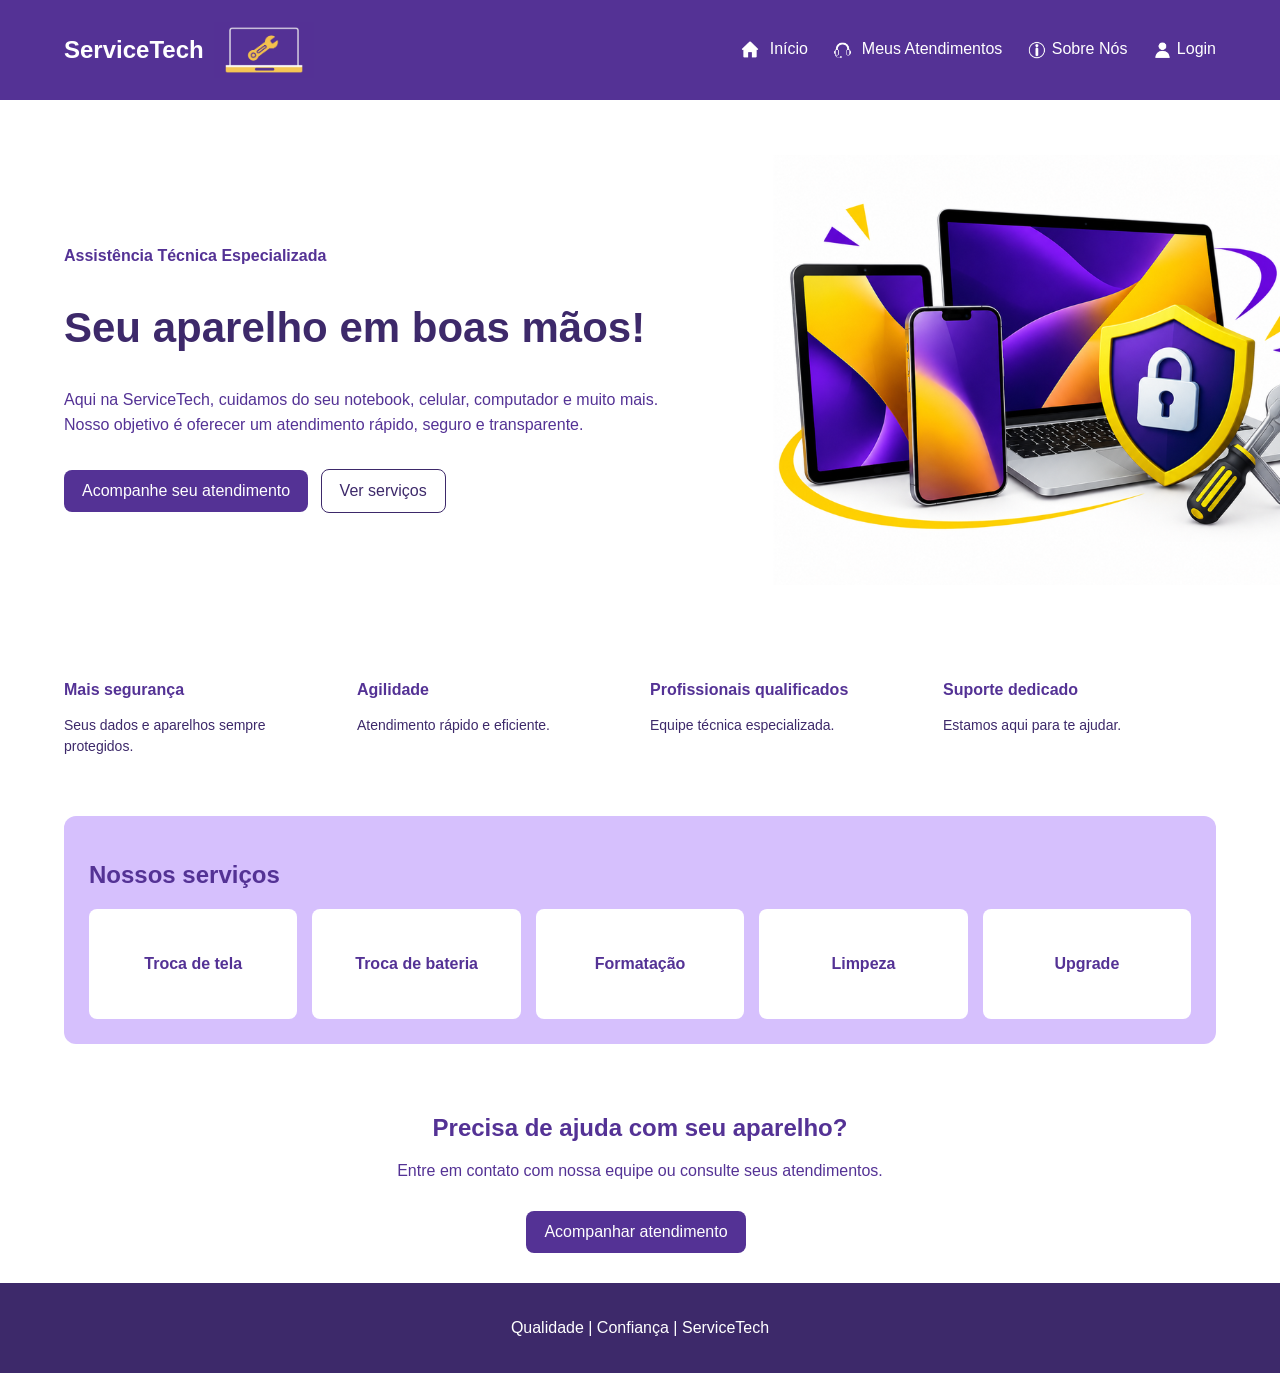
<file: pagina_inicial/index.html>
<html>
    <!--
    Projeto: Página inicial do sistema da assistência tecnica ServiceTech
    
    Autor: LIVIA RIBEIRO FREIXO
    Data: 20/10/2026 
    Curso: Ciências da Computação
    Instituição: UNIVERSIDADE BRAZ CUBAS
    -->
    <head>
        <meta charset="UTF-8">
        <title>ServiceTech</title>
        <link rel="stylesheet" href="style.css">
    </head>

    <body>

        <!-- MENU DA PAGINA INICIAL -------------------------------------------------------------------------------------------------------------------------------------
         (favor add link referencia no href refrente a pagina de atendimentos e a de Login)
         --->
        <header>
    <div class="logo">
        <h2>ServiceTech</h2>
        <img src="img/logo.jpg" alt="Logo ServiceTech">
    </div>

    <nav>

        <a href="index.html">
        <img src="img/inicio.png" alt=""> Início</a>
       
        <a href="">
        <img src="img/atendimento.png" alt=""> Meus Atendimentos</a>


        <a href="">
            <img src="img/sobre.png" alt="">Sobre Nós</a>

        <a href="">
            <img src="img/login.png" alt="">Login</a>
           
    </nav>
</header>
        
        <!-- Corpo da página ----------------------------------------------------------------------------------------------------------------------------------------
         (favor add link referencia no href refrente a página de atendimentos para que o botão funcione)
        -->
        
        <main>
            <section class="principal">
                <div class="texto-principal">
                    <p class="destaque">Assistência Técnica Especializada</p>
                    <h1>Seu aparelho em boas mãos!</h1>
                    <p>
                        Aqui na ServiceTech, cuidamos do seu notebook, celular,
                        computador e muito mais. Nosso objetivo é oferecer um
                        atendimento rápido, seguro e transparente.
                    </p>
                <!--Botão dentro dsa pagina que redireciona a pagina de Atendimentos-->
                    <a class="botao" href="...">Acompanhe seu atendimento</a>

                <!--Botão redireciona usuário para texto dentro da pagina-->
                    <a class="botao-secundario" href="#servicos">Ver serviços</a>
                </div>

                <!-- imagem principal -->
                <div class="imagem-principal">
                    <img src="img/imagem_principal.png" alt="Aparelhos eletrônicos">
                    
                </div>
            </section>

            <!--Texto Benefícios da ServiceTech------------------------------------------------------------------------------------------------------------------------------->
            <section class="beneficios">
                <div class="beneficio">
                    <h3>Mais segurança</h3>
                    <p>Seus dados e aparelhos sempre protegidos.</p>
                </div>

                <div class="beneficio">
                    <h3>Agilidade</h3>
                    <p>Atendimento rápido e eficiente.</p>
                </div>

                <div class="beneficio">
                    <h3>Profissionais qualificados</h3>
                    <p>Equipe técnica especializada.</p>
                </div>

                <div class="beneficio">
                    <h3>Suporte dedicado</h3>
                    <p>Estamos aqui para te ajudar.</p>
                </div>
            </section>

            <!-- Texto Serviços oferecidos----------------------------------------------------------------------------------------------------------------------------->
            <section class="servicos" id="servicos">
                <h2>Nossos serviços</h2>

                <div class="lista-servicos">
                    <div class="servico">
                        <!-- Adicione uma imagem de troca de tela aqui -->
                        <p>Troca de tela</p>
                    </div>

                    <div class="servico">
                        <!-- Adicione uma imagem de troca de bateria aqui -->
                        <p>Troca de bateria</p>
                    </div>

                    <div class="servico">
                        <!-- Adicione uma imagem de formatação aqui -->
                        <p>Formatação</p>
                    </div>

                    <div class="servico">
                        <!-- Adicione uma imagem de limpeza aqui -->
                        <p>Limpeza</p>
                    </div>

                    <div class="servico">
                        <!-- Adicione uma imagem de upgrade aqui -->
                        <p>Upgrade</p>
                    </div>
                </div>
            </section>

            <!-- Texto Chamada para atendimento----------------------------------------------------------------------------------------------------------->
            <section class="ajuda">
                <h2>Precisa de ajuda com seu aparelho?</h2>
                <p>Entre em contato com nossa equipe ou consulte seus atendimentos.</p>
                <a class="botao" href="">Acompanhar atendimento</a>
            </section>
        </main>

        <!-- Rodapé da página ----------------------------------------------------------------------------------------------------------------------------------->
        <footer>
            <p>Qualidade | Confiança | ServiceTech</p>
        </footer>

    </body>
</html>
</file>
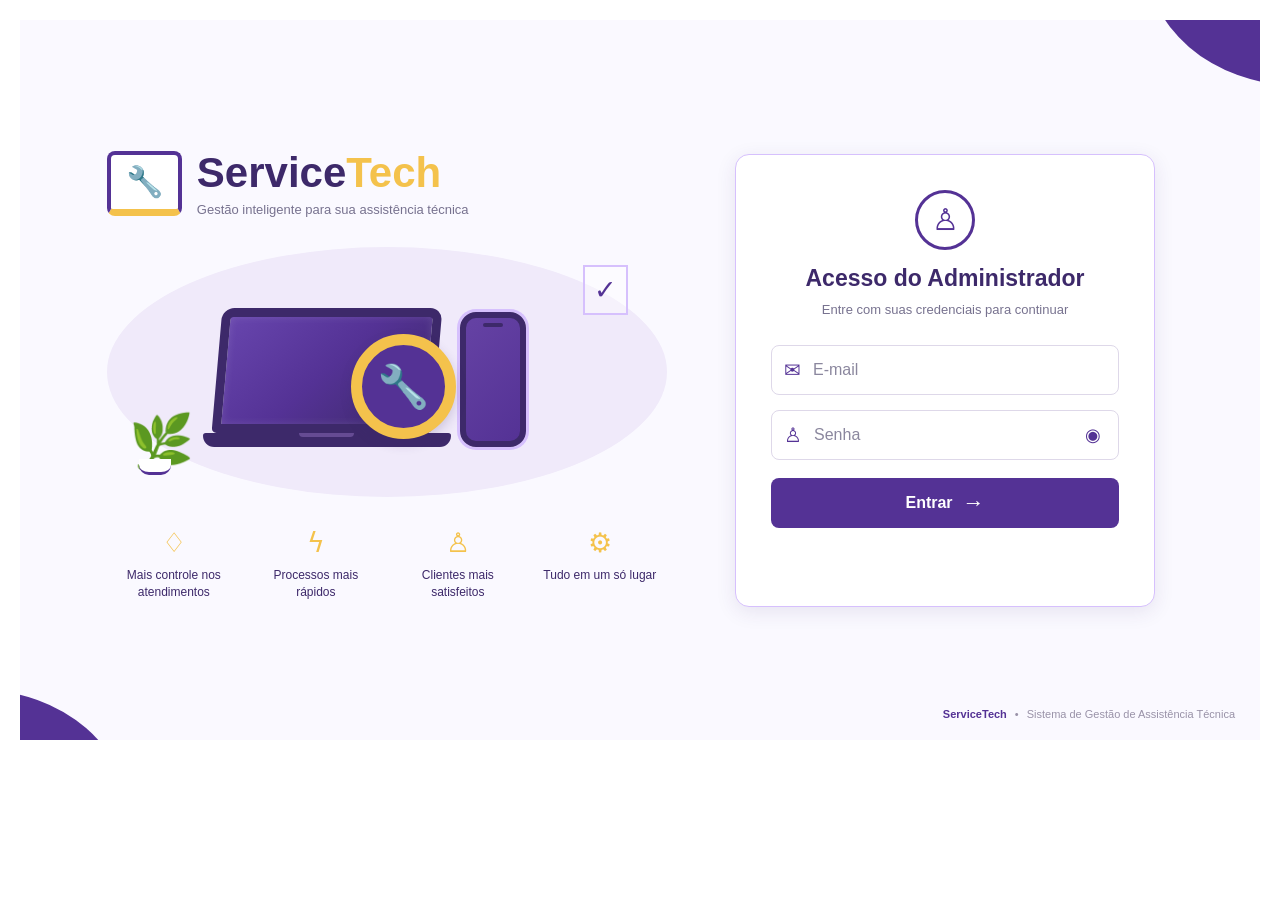
<file: ServiceTech_Tela_Login/index.html>
<!DOCTYPE html>
<html lang="pt-BR">
<head>
    <meta charset="UTF-8">
    <meta name="viewport" content="width=device-width, initial-scale=1.0">
    <title>ServiceTech | Acesso do Administrador</title>
    <link rel="stylesheet" href="style.css">
</head>
<body>
    <main class="pagina">
        <div class="decoracao decoracao-topo"></div>
        <div class="decoracao decoracao-baixo"></div>

        <section class="apresentacao">
            <div class="marca">
                <div class="icone-marca">🔧</div>
                <div>
                    <h1>Service<span>Tech</span></h1>
                    <p id="subtitulo-marca">Gestão inteligente para sua assistência técnica</p>
                </div>
            </div>

            <div class="ilustracao">
                <div class="planta">🌿</div>
                <div class="equipamentos">
                    <div class="notebook">
                        <div class="tela-notebook"></div>
                        <div class="base-notebook"></div>
                    </div>
                    <div class="celular"></div>
                    <div class="engrenagem">🔧</div>
                </div>
                <div class="selo">✓</div>
            </div>

            <div class="beneficios" id="beneficios"></div>
        </section>

        <section class="area-login">
            <div class="cartao-login">
                <div class="icone-seguranca">♙</div>
                <h2 id="titulo-login">Acesso do Administrador</h2>
                <p id="texto-login">Entre com suas credenciais para continuar</p>

                <form id="form-login">
                    <div class="campo">
                        <span class="icone-campo">✉</span>
                        <input type="email" id="email" placeholder="E-mail" autocomplete="username" required>
                    </div>

                    <div class="campo">
                        <span class="icone-campo">♙</span>
                        <input type="password" id="senha" placeholder="Senha" autocomplete="current-password" required>
                        <button type="button" class="mostrar-senha" id="mostrar-senha" aria-label="Mostrar senha">◉</button>
                    </div>

                    <button type="submit" class="botao-entrar" id="botao-entrar">
                        <span id="texto-botao">Entrar</span>
                        <span class="seta">→</span>
                    </button>
                    <p id="mensagem" class="mensagem" aria-live="polite"></p>
                </form>
            </div>
        </section>

        <footer>
            <strong>ServiceTech</strong>
            <span>•</span>
            <span>Sistema de Gestão de Assistência Técnica</span>
        </footer>
    </main>
    <script src="script.js"></script>
</body>
</html>
</file>
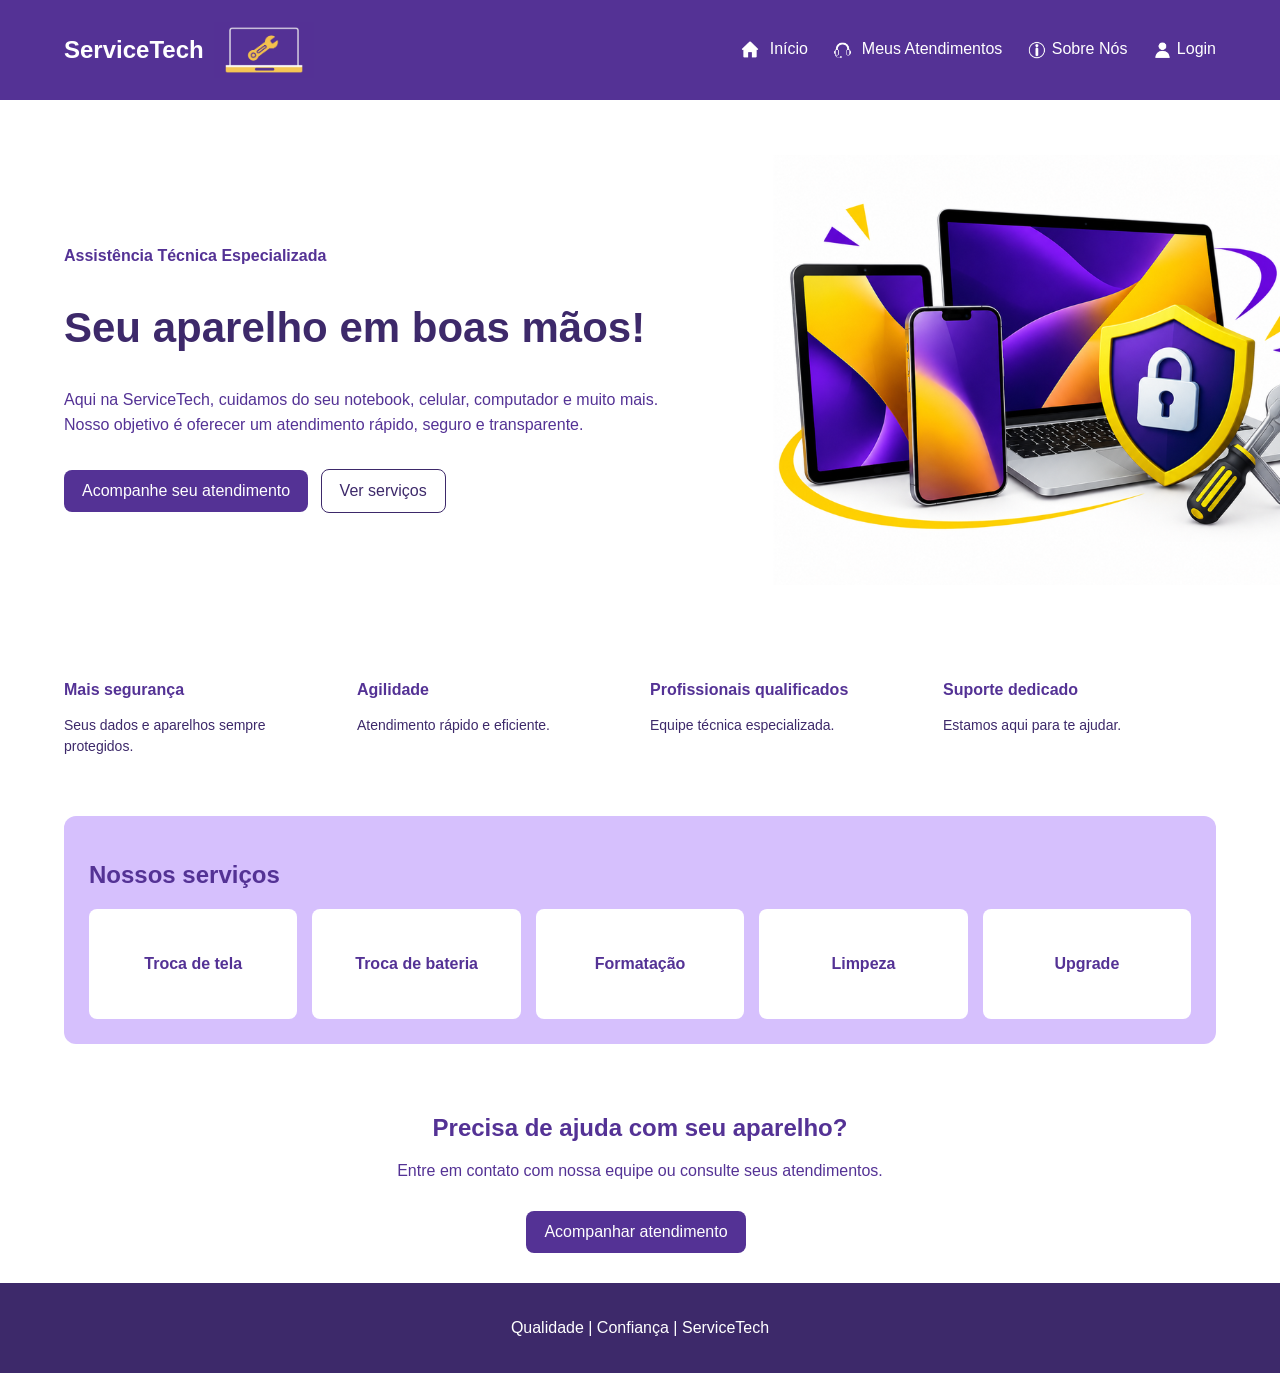
<file: Trabalho-dev-front-end/index.html>
<html>
    <!--
    Projeto: Página inicial do sistema da assistência tecnica ServiceTech
    
    Autor: LIVIA RIBEIRO FREIXO
    Data: 20/10/2026 
    Curso: Ciências da Computação
    Instituição: UNIVERSIDADE BRAZ CUBAS
    -->
    <head>
        <meta charset="UTF-8">
        <title>ServiceTech</title>
        <link rel="stylesheet" href="css/tela-inicial.css">
    </head>

    <body>

        <!-- MENU DA PAGINA INICIAL -------------------------------------------------------------------------------------------------------------------------------------
         (favor add link referencia no href refrente a pagina de atendimentos e a de Login)
         --->
        <header>
    <div class="logo">
        <h2>ServiceTech</h2>
        <img src="img/logo.jpg" alt="Logo ServiceTech">
    </div>

    <nav>

        <a href="index.html">
        <img src="img/inicio.png" alt=""> Início</a>
       
        <a href="painel-controle/painel-controle.html">
        <img src="img/atendimento.png" alt=""> Meus Atendimentos</a>


        <a href="#servicos">
            <img src="img/sobre.png" alt="">Sobre Nós</a>

        <a href="login/login.html">
            <img src="img/login.png" alt="">Login</a>
           
    </nav>
        </header>
        
        <!-- Corpo da página ----------------------------------------------------------------------------------------------------------------------------------------
         (favor add link referencia no href refrente a página de atendimentos para que o botão funcione)
        -->
        
        <main>
            <section class="principal">
                <div class="texto-principal">
                    <p class="destaque">Assistência Técnica Especializada</p>
                    <h1>Seu aparelho em boas mãos!</h1>
                    <p>
                        Aqui na ServiceTech, cuidamos do seu notebook, celular,
                        computador e muito mais. Nosso objetivo é oferecer um
                        atendimento rápido, seguro e transparente.
                    </p>
                <!--Botão dentro dsa pagina que redireciona a pagina de Atendimentos-->
                    <a class="botao" href="registro-status/registro-status.html">Acompanhe seu atendimento</a>

                <!--Botão redireciona usuário para texto dentro da pagina-->
                    <a class="botao-secundario" href="#servicos">Ver serviços</a>
                </div>

                <!-- imagem principal -->
                <div class="imagem-principal">
                    <img src="img/imagem_principal.png" alt="Aparelhos eletrônicos">
                    
                </div>
            </section>

            <!--Texto Benefícios da ServiceTech------------------------------------------------------------------------------------------------------------------------------->
            <section class="beneficios">
                <div class="beneficio">
                    <h3>Mais segurança</h3>
                    <p>Seus dados e aparelhos sempre protegidos.</p>
                </div>

                <div class="beneficio">
                    <h3>Agilidade</h3>
                    <p>Atendimento rápido e eficiente.</p>
                </div>

                <div class="beneficio">
                    <h3>Profissionais qualificados</h3>
                    <p>Equipe técnica especializada.</p>
                </div>

                <div class="beneficio">
                    <h3>Suporte dedicado</h3>
                    <p>Estamos aqui para te ajudar.</p>
                </div>
            </section>

            <!-- Texto Serviços oferecidos----------------------------------------------------------------------------------------------------------------------------->
            <section class="servicos" id="servicos">
                <h2>Nossos serviços</h2>

                <div class="lista-servicos">
                    <div class="servico">
                        <!-- Adicione uma imagem de troca de tela aqui -->
                        <p>Troca de tela</p>
                    </div>

                    <div class="servico">
                        <!-- Adicione uma imagem de troca de bateria aqui -->
                        <p>Troca de bateria</p>
                    </div>

                    <div class="servico">
                        <!-- Adicione uma imagem de formatação aqui -->
                        <p>Formatação</p>
                    </div>

                    <div class="servico">
                        <!-- Adicione uma imagem de limpeza aqui -->
                        <p>Limpeza</p>
                    </div>

                    <div class="servico">
                        <!-- Adicione uma imagem de upgrade aqui -->
                        <p>Upgrade</p>
                    </div>
                </div>
            </section>

            <!-- Texto Chamada para atendimento----------------------------------------------------------------------------------------------------------->
            <section class="ajuda">
                <h2>Precisa de ajuda com seu aparelho?</h2>
                <p>Entre em contato com nossa equipe ou consulte seus atendimentos.</p>
                <a class="botao" href="">Acompanhar atendimento</a>
            </section>
        </main>

        <!-- Rodapé da página ----------------------------------------------------------------------------------------------------------------------------------->
        <footer>
            <p>Qualidade | Confiança | ServiceTech</p>
        </footer>

    </body>
</html>
</file>
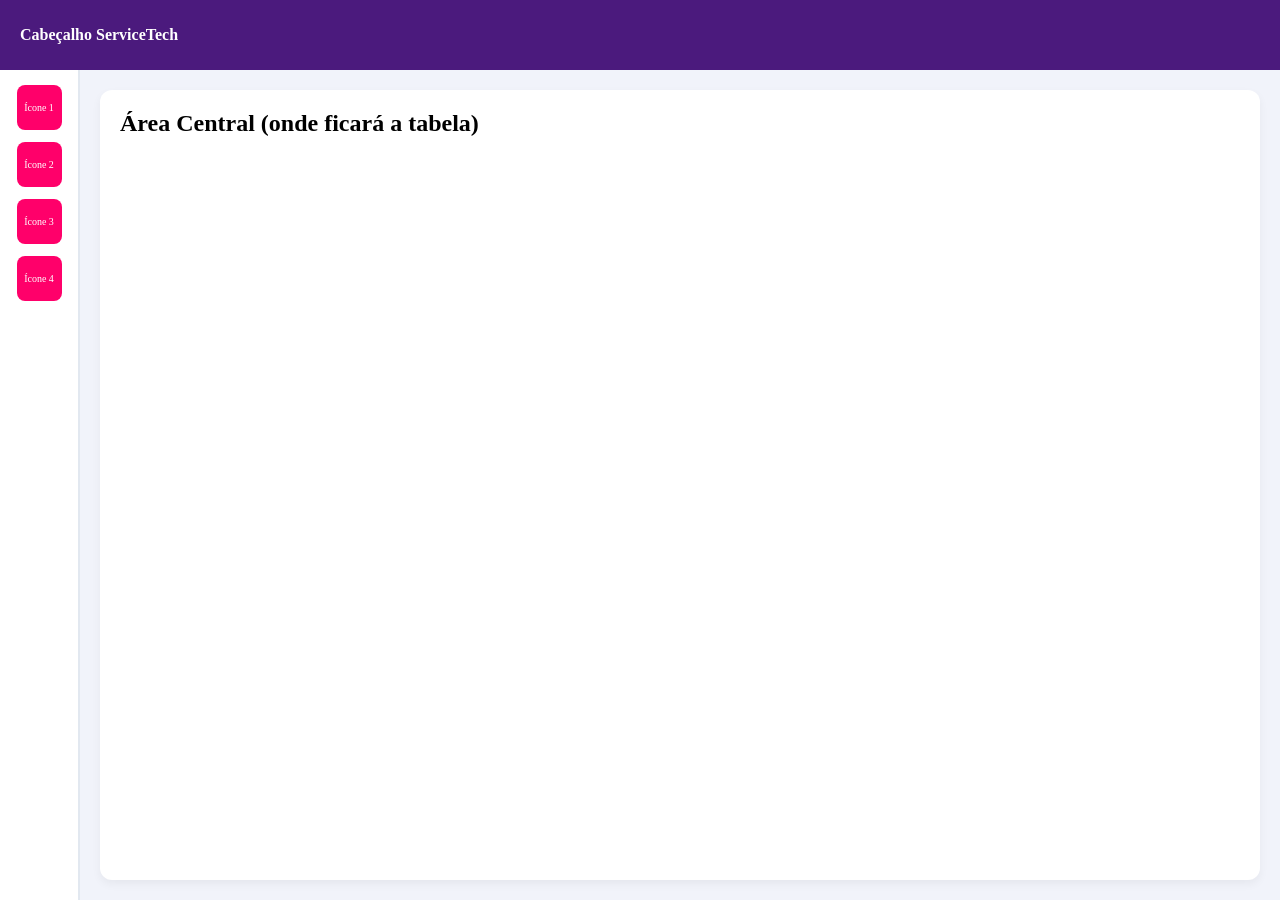
<file: pagina6/pagina6model.html>
<!DOCTYPE html>
<html lang="pt-br">
<head>
    <meta charset="UTF-8">
    <meta name="viewport" content="width=device-width, initial-scale=1.0">
    <title>ServiceTech - Painel</title>
    <link rel="stylesheet" href="cssmodel.css">
</head>
<body>

    <!-- Container geral que empilha cabeçalho em cima e o resto embaixo -->
    <div class="layout">
        
        <!-- 1. Cabeçalho no topo -->
        <header class="cabecalho"> 
            <p class="p">Cabeçalho ServiceTech</p> 
        </header>

        <!-- 2. Área inferior que divide em colunas (Menu + Miolo) -->
        <div class="layout2">
            
            <!-- Barra lateral -->
            <aside class="barra-lateral">
                <!-- Caixas mock dos ícones para você localizar fácil -->
                <div class="mock-icone">Ícone 1</div>
                <div class="mock-icone">Ícone 2</div>
                <div class="mock-icone">Ícone 3</div>
                <div class="mock-icone">Ícone 4</div>
            </aside>

            <!-- Área de fundo onde fica o miolo -->
            <main class="pai">
                <!-- Nova div central (o cartão branco onde entrará a tabela) -->
                <div class="card-central">
                    <h2>Área Central (onde ficará a tabela)</h2>
                </div>
            </main>

        </div>
    </div>

</body>
</html>
</file>
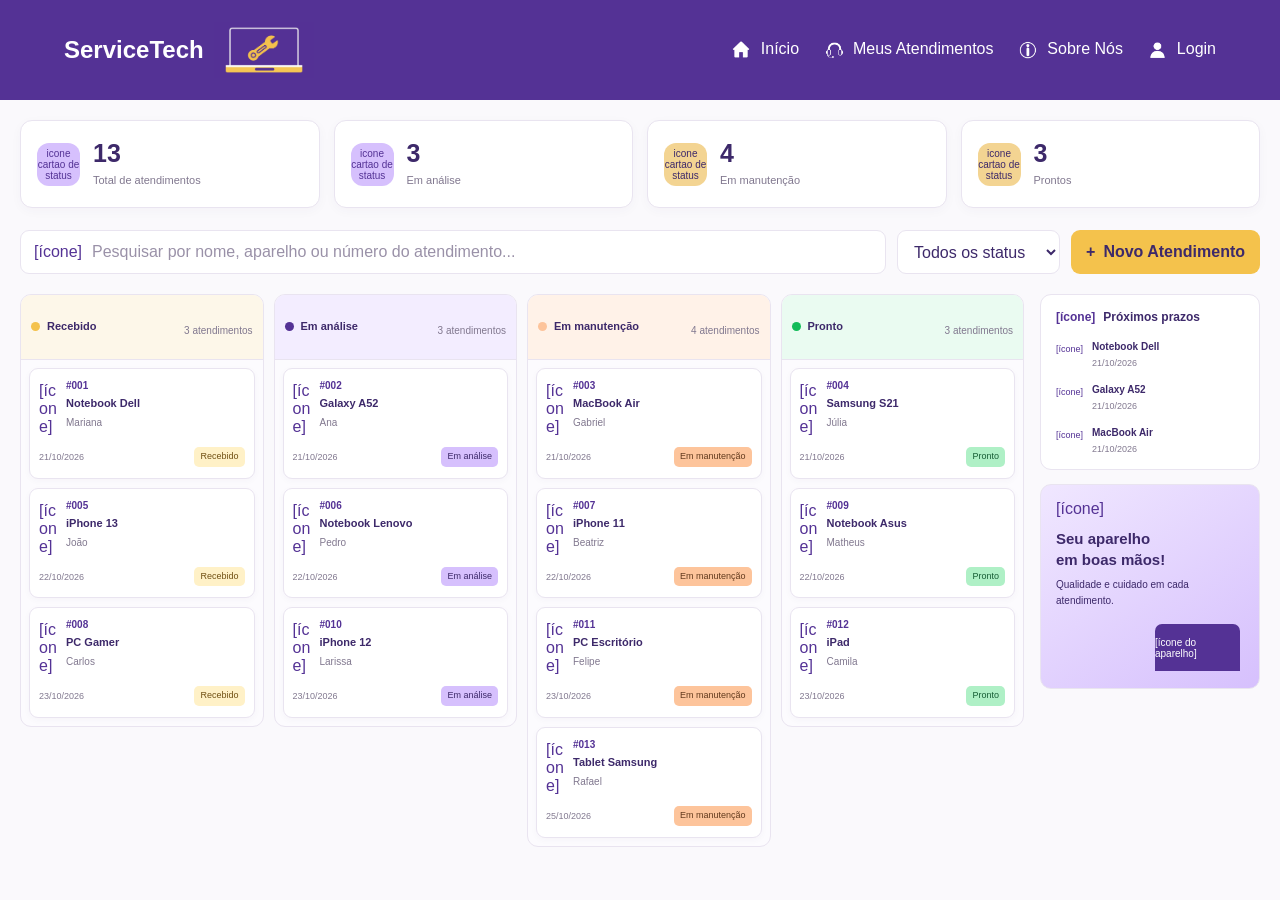
<file: Trabalho-dev-front-end/painel-controle/painel-controle.html>
<!DOCTYPE html>
<html lang="pt-br">
<head>
    <meta charset="UTF-8">
    <meta name="viewport" content="width=device-width, initial-scale=1.0">
    <meta name="theme-color" content="#48228e">
    <title>ServiceTech | Painel de atendimentos</title>
    <link rel="stylesheet" href="../css/painel-controle.css">
</head>
<body>

    <!-- ===== MENU SUPERIOR ===== -->
    <header>
        <div class="logo">
            <h2>ServiceTech</h2>
            <img src="../img/logo.jpg" alt="Logo ServiceTech">
        </div>

        <nav>
            <a href="../index.html">
                <img src="../img/inicio.png" alt=""> Início
            </a>
            <a href="../painel-controle/painel-controle.html">
                <img src="../img/atendimento.png" alt=""> Meus Atendimentos
            </a>
            <a href="../index.html#servicos">
                <img src="../img/sobre.png" alt=""> Sobre Nós
            </a>
            <a href="../login/login.html">
                <img src="../img/login.png" alt=""> Login
            </a>
        </nav>
    </header>

    <!-- ===== CONTEÚDO PRINCIPAL ===== -->
    <main class="main-content" id="dashboard">

        <!-- Cartões de indicadores -->
        <section class="status">
            <article class="cartaodestatus">
                <div class="iconecartaodestatus icone-roxo">icone cartao de status</div>
                <div>
                    <strong class="numerocartaodestatus" id="totalAtendimentos">12</strong>
                    <span class="tabelacartaodestatus">Total de atendimentos</span>
                </div>
            </article>
            <article class="cartaodestatus">
                <div class="iconecartaodestatus icone-roxo">icone cartao de status</div>
                <div>
                    <strong class="numerocartaodestatus" id="totalAnalise">4</strong>
                    <span class="tabelacartaodestatus">Em análise</span>
                </div>
            </article>
            <article class="cartaodestatus">
                <div class="iconecartaodestatus icone-amarelo">icone cartao de status</div>
                <div>
                    <strong class="numerocartaodestatus" id="totalManutencao">3</strong>
                    <span class="tabelacartaodestatus">Em manutenção</span>
                </div>
            </article>
            <article class="cartaodestatus">
                <div class="iconecartaodestatus icone-amarelo">icone cartao de status</div>
                <div>
                    <strong class="numerocartaodestatus" id="totalProntos">5</strong>
                    <span class="tabelacartaodestatus">Prontos</span>
                </div>
            </article>
        </section>

        <!-- Barra de pesquisa + filtro + botão novo -->
        <section class="barradepesquisa">
            <label class="campo-pesquisa">
                <span class="icone" aria-hidden="true">[ícone]</span>
                <input
                    class="barradepesquisa-search"
                    id="pesquisarAtendimento"
                    type="search"
                    placeholder="Pesquisar por nome, aparelho ou número do atendimento..."
                    aria-label="Pesquisar atendimentos"
                >
            </label>

            <select id="filtrarStatus" aria-label="Filtrar por status">
                <option value="todos">Todos os status</option>
                <option value="recebido">Recebido</option>
                <option value="analise">Em análise</option>
                <option value="manutencao">Em manutenção</option>
                <option value="pronto">Pronto</option>
            </select>

            <button type="button" class="botao-novo" id="novoAtendimento">
                <span class="icone" aria-hidden="true">+</span>
                Novo Atendimento
            </button>
        </section>

        <!-- Kanban + painel lateral -->
        <section class="area-atendimentos">

            <div class="quadro-kanban" id="quadroKanban">

                <section class="coluna-kanban recebido">
                    <header class="cabecalho-coluna">
                        <h2><span class="ponto-status"></span>Recebido</h2>
                        <span class="quantidade-coluna" id="quantidadeRecebido">0 atendimentos</span>
                    </header>
                    <div class="lista-atendimentos" id="listaRecebido"></div>
                </section>

                <section class="coluna-kanban analise">
                    <header class="cabecalho-coluna">
                        <h2><span class="ponto-status"></span>Em análise</h2>
                        <span class="quantidade-coluna" id="quantidadeAnalise">0 atendimentos</span>
                    </header>
                    <div class="lista-atendimentos" id="listaAnalise"></div>
                </section>

                <section class="coluna-kanban manutencao">
                    <header class="cabecalho-coluna">
                        <h2><span class="ponto-status"></span>Em manutenção</h2>
                        <span class="quantidade-coluna" id="quantidadeManutencao">0 atendimentos</span>
                    </header>
                    <div class="lista-atendimentos" id="listaManutencao"></div>
                </section>

                <section class="coluna-kanban pronto">
                    <header class="cabecalho-coluna">
                        <h2><span class="ponto-status"></span>Pronto</h2>
                        <span class="quantidade-coluna" id="quantidadePronto">0 atendimentos</span>
                    </header>
                    <div class="lista-atendimentos" id="listaPronto"></div>
                </section>

            </div>

            <!-- Painel lateral -->
            <aside class="painel-lateral">

                <section class="cartao-prazos">
                    <h2>
                        <span class="icone" aria-hidden="true">[ícone]</span>
                        Próximos prazos
                    </h2>
                    <div class="lista-prazos" id="listaPrazos"></div>
                </section>

                <section class="cartao-promocional">
                    <span class="icone-promocional" aria-hidden="true">[ícone]</span>
                    <h2>Seu aparelho<br>em boas mãos!</h2>
                    <p>Qualidade e cuidado em cada atendimento.</p>
                    <div class="ilustracao-aparelho" aria-hidden="true">
                        [ícone do aparelho]
                    </div>
                </section>

            </aside>

        </section>

        <!-- Modal de cadastro -->
        <dialog id="modalAtendimento" class="modal-atendimento">
            <form id="formAtendimento">

                <div class="cabecalho-modal">
                    <h2>Novo atendimento</h2>
                    <button type="button" id="fecharModal" aria-label="Fechar">
                        &times;
                    </button>
                </div>

                <p>Preencha os dados do cliente e do aparelho.</p>

                <label for="nomeCliente">Nome do cliente</label>
                <input
                    type="text"
                    id="nomeCliente"
                    name="cliente"
                    maxlength="70"
                    required
                    placeholder="Ex.: Mariana"
                >

                <label for="nomeAparelho">Aparelho</label>
                <input
                    type="text"
                    id="nomeAparelho"
                    name="aparelho"
                    maxlength="70"
                    required
                    placeholder="Ex.: Notebook Dell"
                >

                <label for="dataPrazo">Prazo de entrega</label>
                <input type="date" id="dataPrazo" name="prazo" required>

                <label for="statusAtendimento">Status</label>
                <select id="statusAtendimento" name="status" required>
                    <option value="recebido">Recebido</option>
                    <option value="analise">Em análise</option>
                    <option value="manutencao">Em manutenção</option>
                    <option value="pronto">Pronto</option>
                </select>

                <label for="observacoes">Observações</label>
                <textarea
                    id="observacoes"
                    name="observacoes"
                    rows="3"
                    maxlength="240"
                    placeholder="Descreva o problema do aparelho..."
                ></textarea>

                <div class="botoes-modal">
                    <button type="button" id="cancelarModal" class="botao-cancelar">
                        Cancelar
                    </button>
                    <button type="submit" class="botao-novo">
                        Cadastrar atendimento
                    </button>
                </div>

            </form>
        </dialog>

        <!-- Mensagem de retorno -->
        <div id="mensagemPainel" role="status" aria-live="polite"></div>

    </main>

    <script src="../js/painel-controle.js" defer></script>
</body>
</html>
</file>
<file: pagina_inicial/style.css>
/* Cores e fontes gerais da pagina toda*/
body {
    margin: 0;
    font-family: Arial, sans-serif;
    background-color: white;
    color: #543295;
}
/* Logo e nome da empresa no menu */
.logo {
    display: flex;
    align-items: center;
    gap: 10px;
}

.logo img {
    width: 100px;
    height: 80px;
    object-fit: contain;
}
/* Menu superior */
header {
    background-color: #543295;
    color: white;
    padding: 10px 5%;
    display: flex;
    justify-content: space-between;
    align-items: center;
}

header h2 {
    margin: 0;
}
/* Formatação dos ícones do menu */
nav img {
    width: 20px;
    height: 20px;
    object-fit: contain;
    vertical-align: middle;
    margin-right: 5px;
}
/*Texto clicavél dentro do menu */
nav a {
    color: white;
    text-decoration: none;
    margin-left: 20px;
}
/*Efeito do mouse sobre o Texto clicavél dentro do menu */
nav a:hover {
    color: #f4c24c;
}

/* Parte principal */
.principal {
    display: flex;
    align-items: center;
    justify-content: space-between;
    gap: 30px;
    padding: 55px 5%;
}

.texto-principal {
    width: 55%;
}

.destaque {
    color:  #543295;;
    font-weight: bold;
}

h1 {
    color: #3d296a;
    font-size: 42px;
}

.texto-principal p {
    line-height: 1.6;
}

/* Espaço reservado para a imagem */
.imagem-principal {
    width: 40%;
    min-height: 250px;
    background-color: #f2edfc;
   
}

/* formatação dos botões da pagina  */
.botao, .botao-secundario {
    display: inline-block;
    margin-top: 15px;
    margin-right: 8px;
    padding: 12px 18px;
    border-radius: 8px;
    text-decoration: none;
}
/*botões 'Acompanhar atendimentos'*/
.botao {
    background-color:#543295;
    color: white;
}
/*efeito do mouse em cima do botão*/
.botao:hover {
    background-color: #3d296a;
}
/*botão 'ver serviços'*/
.botao-secundario {
    color: #3d296a;
    border: 1px solid #3d296a;
}

/* Benefícios */
.beneficios {
    display: flex;
    justify-content: space-between;
    gap: 20px;
    padding: 25px 5%;
}

.beneficio {
    width: 25%;
    border-right: 1px solid white;
    padding-right: 12px;
}

.beneficio h3 {
    font-size: 16px;
}

.beneficio p {
    color: #3d296a;
    font-size: 14px;
    line-height: 1.5;
}

/* Serviços caixa roxa*/
.servicos {
    margin: 20px 5%;
    padding: 25px;
    background-color: #d6c0fd;
    border-radius: 12px;
}

.lista-servicos {
    display: flex;
    justify-content: space-around;
    gap: 15px;
}

.servico {
    flex: 1;
    min-height: 90px;
    padding: 10px;
    background-color: white;
    border-radius: 8px;
    display: flex;
    justify-content: center;
    align-items: center;
    text-align: center;
    font-weight: bold;
}

/* Seção de atendimento */
.ajuda {
    padding: 30px 5%;
    text-align: center;
}

/* Rodapé da página*/
footer {
    background-color: #3d296a;
    color: white;
    padding: 20px;
    text-align: center;
}

/* Ajustes para telas de celular e dispositivos movéis*/
@media (max-width: 700px) {
    header {
        flex-direction: column;
        gap: 15px;
    }

    nav {
        display: flex;
        flex-wrap: wrap;
        justify-content: center;
        gap: 12px;
    }

    nav a {
        margin-left: 0;
    }

    .principal {
        flex-direction: column;
    }

    .texto-principal, .imagem-principal {
        width: 100%;
    }

    .beneficios {
        flex-wrap: wrap;
    }

    .beneficio {
        width: 40%;
    }

    .lista-servicos {
        flex-wrap: wrap;
    }

    .servico {
        min-width: 120px;
    }
}
</file>
<file: ServiceTech_Tela_Login/style.css>
/* CORES OFICIAIS DO SERVICETECH */
:root {
    --roxo: #543295;
    --roxo-escuro: #3d296a;
    --amarelo: #f4c24c;
    --amarelo-claro: #f3d492;
    --verde-claro: #aff0c6;
    --verde: #12bc59;
    --lilas: #d6c0fd;
    --pessego: #fdc49b;
}

/* CONFIGURAÇÃO GERAL */
* {
    box-sizing: border-box;
}

body {
    margin: 0;
    font-family: Arial, sans-serif;
    color: var(--roxo-escuro);
    background: white;
}

button,
input {
    font: inherit;
}

button {
    cursor: pointer;
}

/* CAIXA PRINCIPAL DA PÁGINA */
.pagina {
    position: relative;
    display: flex;
    align-items: center;
    justify-content: space-around;
    gap: 30px;
    width: calc(100% - 40px);
    max-width: 1300px;
    min-height: 720px;
    margin: 20px auto;
    padding: 60px 6%;
    overflow: hidden;
    background: #faf9ff;
}

/* LOGOTIPO */
.apresentacao {
    width: 53%;
    max-width: 560px;
    z-index: 1;
}

.marca {
    display: flex;
    align-items: center;
    gap: 15px;
    margin-bottom: 30px;
}

.icone-marca {
    display: flex;
    align-items: center;
    justify-content: center;
    width: 75px;
    height: 65px;
    border: 4px solid var(--roxo);
    border-bottom: 7px solid var(--amarelo);
    border-radius: 8px;
    background: white;
    font-size: 30px;
}

.marca h1 {
    margin: 0;
    color: var(--roxo-escuro);
    font-size: 42px;
}

.marca h1 span {
    color: var(--amarelo);
}

.marca p {
    margin: 5px 0 0;
    color: #77728f;
    font-size: 13px;
}


/* ILUSTRAÇÃO DOS EQUIPAMENTOS */

.ilustracao {
    position: relative;
    display: flex;
    align-items: center;
    justify-content: center;
    height: 250px;
    margin-bottom: 20px;
    border-radius: 50%;
    background: #f0eafa;
}

.equipamentos {
    position: relative;
    display: flex;
    align-items: center;
    justify-content: center;
    width: 80%;
    height: 190px;
}

/* NOTEBOOK */

.notebook {
    position: absolute;
    left: 12%;
    bottom: 20px;
    z-index: 1;
    width: 220px;
}

.tela-notebook {
    position: relative;
    height: 125px;
    border: 9px solid var(--roxo-escuro);
    border-radius: 12px 12px 5px 5px;
    background: linear-gradient(
        135deg,
        #6745ad,
        var(--roxo),
        var(--roxo-escuro)
    );
    box-shadow: inset 0 0 8px rgba(255, 255, 255, 0.12);
    transform: skew(-5deg);
}

.base-notebook {
    height: 14px;
    margin: 0 -14px;
    border-radius: 3px 3px 12px 12px;
    background: var(--roxo-escuro);
}

.base-notebook::after {
    content: "";
    display: block;
    width: 55px;
    height: 4px;
    margin: auto;
    border-radius: 0 0 5px 5px;
    background: #654b93;
}

/* CELULAR MAIS PRÓXIMO DO NOTEBOOK */

.celular {
    position: absolute;
    right: 19%;
    bottom: 20px;
    z-index: 2;
    width: 66px;
    height: 135px;
    border: 6px solid var(--roxo-escuro);
    border-radius: 16px;
    background: linear-gradient(
        135deg,
        #6542a4,
        var(--roxo)
    );
    box-shadow: 0 0 0 3px var(--lilas);
}

.celular::before {
    content: "";
    position: absolute;
    top: 5px;
    left: 50%;
    width: 20px;
    height: 4px;
    border-radius: 5px;
    background: var(--roxo-escuro);
    transform: translateX(-50%);
}

/* ENGRENAGEM NA FRENTE DOS EQUIPAMENTOS */

.engrenagem {
    position: absolute;
    left: 42%;
    bottom: 28px;
    z-index: 3;
    display: flex;
    align-items: center;
    justify-content: center;
    width: 105px;
    height: 105px;
    border: 11px solid var(--amarelo);
    border-radius: 50%;
    background: var(--roxo);
    box-shadow: 0 5px 12px rgba(61, 41, 106, 0.2);
    font-size: 42px;
}

/* PLANTA DECORATIVA */

.planta {
    position: absolute;
    left: 4%;
    bottom: 25px;
    z-index: 2;
    color: var(--roxo);
    font-size: 52px;
}

.planta::after {
    content: "";
    position: absolute;
    bottom: -3px;
    left: 10px;
    width: 32px;
    height: 13px;
    border-bottom: 3px solid var(--roxo);
    border-radius: 0 0 10px 10px;
    background: white;
}

/* SÍMBOLO DE SEGURANÇA */

.selo {
    position: absolute;
    top: 18px;
    right: 7%;
    z-index: 4;
    display: flex;
    align-items: center;
    justify-content: center;
    width: 45px;
    height: 50px;
    border: 2px solid var(--lilas);
    color: var(--roxo);
    background: rgba(255, 255, 255, 0.35);
    font-size: 27px;
}

/* CAIXINHAS DE BENEFÍCIOS */
.beneficios {
    display: flex;
    justify-content: space-between;
    gap: 8px;
    text-align: center;
}

.beneficio {
    flex: 1;
    padding: 10px 5px;
    border-radius: 8px;
    transition: 0.2s;
}

/* A caixa muda de cor quando o mouse passa sobre ela */
.beneficio:hover {
    background: var(--lilas);
    transform: translateY(-3px);
}

.beneficio .simbolo {
    display: block;
    margin-bottom: 8px;
    color: var(--amarelo);
    font-size: 27px;
}

.beneficio p {
    margin: 0;
    color: var(--roxo-escuro);
    font-size: 12px;
    line-height: 1.4;
}

/* ÁREA DO LOGIN */
.area-login {
    display: flex;
    justify-content: center;
    width: 42%;
    z-index: 1;
}

/* CAIXA BRANCA DO FORMULÁRIO */
.cartao-login {
    width: 100%;
    max-width: 420px;
    padding: 35px;
    border: 1px solid var(--lilas);
    border-radius: 14px;
    background: white;
    box-shadow: 0 5px 20px rgba(61, 41, 106, 0.10);
    text-align: center;
}

.icone-seguranca {
    display: flex;
    align-items: center;
    justify-content: center;
    width: 60px;
    height: 60px;
    margin: 0 auto 15px;
    border: 3px solid var(--roxo);
    border-radius: 50%;
    color: var(--roxo);
    font-size: 30px;
}

.cartao-login h2 {
    margin: 0 0 10px;
    color: var(--roxo-escuro);
    font-size: 23px;
}

.cartao-login > p {
    margin: 0 0 28px;
    color: #77728f;
    font-size: 13px;
}

/* CAMPOS DE E-MAIL E SENHA */
.campo {
    display: flex;
    align-items: center;
    gap: 10px;
    height: 50px;
    margin-bottom: 15px;
    padding: 0 12px;
    border: 1px solid #ded8e9;
    border-radius: 8px;
    background: white;
    transition: 0.2s;
}

/* A borda muda quando o campo está selecionado */
.campo:focus-within {
    border-color: var(--roxo);
    box-shadow: 0 0 0 3px #f0eafa;
}

.icone-campo {
    color: var(--roxo);
    font-size: 20px;
}

.campo input {
    width: 100%;
    min-width: 0;
    border: none;
    outline: none;
    color: var(--roxo-escuro);
    background: transparent;
}

.campo input::placeholder {
    color: #8b879e;
}

/* BOTÃO PARA MOSTRAR A SENHA */
.mostrar-senha {
    padding: 5px;
    border: none;
    border-radius: 5px;
    color: var(--roxo);
    background: white;
    font-size: 18px;
}

.mostrar-senha:hover {
    background: var(--amarelo-claro);
}

/* BOTÃO ENTRAR */
.botao-entrar {
    display: flex;
    align-items: center;
    justify-content: center;
    gap: 10px;
    width: 100%;
    min-height: 46px;
    margin-top: 18px;
    padding: 12px;
    border: none;
    border-radius: 8px;
    color: white;
    background: var(--roxo);
    font-weight: bold;
    transition: 0.2s;
}

/* O botão fica amarelo ao passar o mouse */
.botao-entrar:hover {
    color: var(--roxo-escuro);
    background: var(--amarelo);
    transform: translateY(-2px);
}

.botao-entrar:active {
    transform: translateY(0);
}

.seta {
    font-size: 22px;
}

/* MENSAGENS DE RESPOSTA DO LOGIN */
.mensagem {
    min-height: 18px;
    margin-top: 12px;
    font-size: 13px;
}

.mensagem.erro {
    padding: 8px;
    border-radius: 6px;
    color: var(--roxo-escuro);
    background: var(--pessego);
}

.mensagem.sucesso {
    padding: 8px;
    border-radius: 6px;
    color: var(--roxo-escuro);
    background: var(--verde-claro);
}

/* RODAPÉ */
footer {
    position: absolute;
    right: 25px;
    bottom: 20px;
    display: flex;
    align-items: center;
    gap: 8px;
    color: #9992a8;
    font-size: 11px;
}

footer strong {
    color: var(--roxo);
}

/* DECORAÇÕES ROXAS NOS CANTOS */
.decoracao {
    position: absolute;
    width: 150px;
    height: 130px;
    background: var(--roxo);
    z-index: 0;
    pointer-events: none;
}

.decoracao-topo {
    top: -65px;
    right: -35px;
    border-radius: 0 0 0 100%;
}

.decoracao-baixo {
    bottom: -80px;
    left: -40px;
    border-radius: 0 100% 0 0;
}

/* ADAPTAÇÃO PARA TELAS MENORES */
@media (max-width: 900px) {
    .pagina {
        flex-direction: column;
        padding: 40px 6% 70px;
        gap: 30px;
    }

    .apresentacao,
    .area-login {
        width: 100%;
        max-width: 560px;
    }

    .ilustracao {
        height: 220px;
    }

    footer {
        right: 10px;
        left: 10px;
        justify-content: center;
        flex-wrap: wrap;
    }
}

@media (max-width: 480px) {
    .pagina {
        width: calc(100% - 16px);
        margin: 8px auto;
        padding: 30px 16px 70px;
    }

    .marca h1 {
        font-size: 30px;
    }

    .icone-marca {
        width: 58px;
        height: 55px;
        font-size: 25px;
    }

    .marca p {
        font-size: 11px;
    }

    .notebook {
        left: 10%;
        width: 145px;
    }

    .tela-notebook {
        height: 90px;
    }

    .celular {
        right: 8%;
        width: 48px;
        height: 105px;
    }

    .engrenagem {
        width: 75px;
        height: 75px;
        font-size: 28px;
    }

    .cartao-login {
        padding: 25px 18px;
    }

    .cartao-login h2 {
        font-size: 20px;
    }

    .beneficios {
        gap: 3px;
    }

    .beneficio p {
        font-size: 10px;
    }
}
</file>
<file: Trabalho-dev-front-end/css/tela-inicial.css>
/* Cores e fontes gerais da pagina toda*/
body {
    margin: 0;
    font-family: Arial, sans-serif;
    background-color: white;
    color: #543295;
}
/* Logo e nome da empresa no menu */
.logo {
    display: flex;
    align-items: center;
    gap: 10px;
}

.logo img {
    width: 100px;
    height: 80px;
    object-fit: contain;
}
/* Menu superior */
header {
    background-color: #543295;
    color: white;
    padding: 10px 5%;
    display: flex;
    justify-content: space-between;
    align-items: center;
}

header h2 {
    margin: 0;
}
/* Formatação dos ícones do menu */
nav img {
    width: 20px;
    height: 20px;
    object-fit: contain;
    vertical-align: middle;
    margin-right: 5px;
}
/*Texto clicavél dentro do menu */
nav a {
    color: white;
    text-decoration: none;
    margin-left: 20px;
}
/*Efeito do mouse sobre o Texto clicavél dentro do menu */
nav a:hover {
    color: #f4c24c;
}

/* Parte principal */
.principal {
    display: flex;
    align-items: center;
    justify-content: space-between;
    gap: 30px;
    padding: 55px 5%;
}

.texto-principal {
    width: 55%;
}

.destaque {
    color:  #543295;;
    font-weight: bold;
}

h1 {
    color: #3d296a;
    font-size: 42px;
}

.texto-principal p {
    line-height: 1.6;
}

/* Espaço reservado para a imagem */
.imagem-principal {
    width: 40%;
    min-height: 250px;
    background-color: #f2edfc;
   
}

/* formatação dos botões da pagina  */
.botao, .botao-secundario {
    display: inline-block;
    margin-top: 15px;
    margin-right: 8px;
    padding: 12px 18px;
    border-radius: 8px;
    text-decoration: none;
}
/*botões 'Acompanhar atendimentos'*/
.botao {
    background-color:#543295;
    color: white;
}
/*efeito do mouse em cima do botão*/
.botao:hover {
    background-color: #3d296a;
}
/*botão 'ver serviços'*/
.botao-secundario {
    color: #3d296a;
    border: 1px solid #3d296a;
}

/* Benefícios */
.beneficios {
    display: flex;
    justify-content: space-between;
    gap: 20px;
    padding: 25px 5%;
}

.beneficio {
    width: 25%;
    border-right: 1px solid white;
    padding-right: 12px;
}

.beneficio h3 {
    font-size: 16px;
}

.beneficio p {
    color: #3d296a;
    font-size: 14px;
    line-height: 1.5;
}

/* Serviços caixa roxa*/
.servicos {
    margin: 20px 5%;
    padding: 25px;
    background-color: #d6c0fd;
    border-radius: 12px;
}

.lista-servicos {
    display: flex;
    justify-content: space-around;
    gap: 15px;
}

.servico {
    flex: 1;
    min-height: 90px;
    padding: 10px;
    background-color: white;
    border-radius: 8px;
    display: flex;
    justify-content: center;
    align-items: center;
    text-align: center;
    font-weight: bold;
}

/* Seção de atendimento */
.ajuda {
    padding: 30px 5%;
    text-align: center;
}

/* Rodapé da página*/
footer {
    background-color: #3d296a;
    color: white;
    padding: 20px;
    text-align: center;
}

/* Ajustes para telas de celular e dispositivos movéis*/
@media (max-width: 700px) {
    header {
        flex-direction: column;
        gap: 15px;
    }

    nav {
        display: flex;
        flex-wrap: wrap;
        justify-content: center;
        gap: 12px;
    }

    nav a {
        margin-left: 0;
    }

    .principal {
        flex-direction: column;
    }

    .texto-principal, .imagem-principal {
        width: 100%;
    }

    .beneficios {
        flex-wrap: wrap;
    }

    .beneficio {
        width: 40%;
    }

    .lista-servicos {
        flex-wrap: wrap;
    }

    .servico {
        min-width: 120px;
    }
}
</file>
<file: pagina6/cssmodel.css>
/* Reset básico para tirar margens indesejadas */
* {
    margin: 0;
    padding: 0;
    box-sizing: border-box;
}

html, body {
    width: 100%;
    height: 100%;
}

/* O container principal empilha o cabeçalho no topo e o layout2 embaixo */
.layout {
    display: flex;
    flex-direction: column;
    height: 100vh;
}

/* 1. Cabeçalho ocupando toda a largura no topo */
.cabecalho {
    height: 70px;
    background-color: #4b1a7d; /* Roxo escuro */
    display: flex;
    align-items: center;
    padding-left: 20px;
}

.p {
    color: #ffffff;
    font-weight: bold;
}

/* 2. Container que coloca Barra Lateral e Painel Central lado a lado */
.layout2 {
    display: flex;
    flex: 1; /* Ocupa todo o restante da altura da tela */
    overflow: hidden;
}

/* Barra lateral à esquerda */
.barra-lateral {
    width: 80px;
    background-color: #ffffff;
    border-right: 2px solid #e2e8f0;
    display: flex;
    flex-direction: column;
    align-items: center;
    gap: 12px;
    padding-top: 15px;
}

/* Caixa mock para você identificar e depois trocar pelos ícones */
.mock-icone {
    width: 45px;
    height: 45px;
    background-color: #ff006a; /* Cor rosa chamativa de marcação */
    color: #ffffff;
    font-size: 10px;
    display: flex;
    align-items: center;
    justify-content: center;
    border-radius: 8px;
    text-align: center;
    cursor: pointer;
}

/* Fundo da tela onde o conteúdo se expande */
.pai {
    flex: 1; /* Ocupa toda a largura restante à direita */
    background-color: #f1f3fa; /* Fundo cinza suave */
    padding: 20px;
    display: flex;
}

/* O cartão central que receberá os títulos, filtros e a tabela */
.card-central {
    flex: 1;
    background-color: #ffffff;
    border-radius: 12px;
    padding: 20px;
    box-shadow: 0 4px 10px rgba(0, 0, 0, 0.05);
}
</file>
<file: Trabalho-dev-front-end/css/painel-controle.css>
/* ========================================
   1. PALETA E CONFIGURAÇÕES GERAIS
======================================== */

:root {
    --roxo: #543295;
    --roxo-escuro: #3d296a;
    --amarelo: #f4c24c;
    --amarelo-claro: #f3d492;
    --verde-claro: #aff0c6;
    --verde: #12bc59;
    --lilas: #d6c0fd;
    --laranja-claro: #fdc49b;
    --fundo: #faf9fc;
    --branco: #ffffff;
    --texto: #3d296a;
    --texto-secundario: #81788f;
    --borda: #e9e4f0;
    --fundo-coluna: #fcfbfe;
}

/* ========================================
   2. MENU SUPERIOR
======================================== */

/* Logo e nome da empresa no menu */
.logo { display: flex; align-items: center; gap: 10px; }
.logo img { width: 100px; height: 80px; object-fit: contain; }

/* Menu superior */
header {
    background-color: #543295;
    color: white;
    padding: 10px 5%;
    display: flex;
    justify-content: space-between;
    align-items: center;
}
header h2 { margin: 0; }

/* Formatação dos ícones do menu */
nav img { width: 20px; height: 20px; object-fit: contain; vertical-align: middle; margin-right: 5px; }
/* Texto clicável dentro do menu */
nav a { color: white; text-decoration: none; margin-left: 20px; }
/* Efeito do mouse sobre o texto clicável dentro do menu */
nav a:hover { color: #f4c24c; }

/* ========================================
   3. BASE DA PÁGINA (TELA CHEIA)
======================================== */

body, body * { box-sizing: border-box; }

body {
    width: 100%;
    min-width: 0;
    margin: 0;
    padding: 0;
    color: var(--texto);
    background: var(--fundo);
    font-family: Arial, sans-serif;
}

body button, body input, body select, body textarea { font-family: Arial, sans-serif; font-size: inherit; }
body button { cursor: pointer; }
body h1, body h2, body p { overflow-wrap: anywhere; }

/* Área principal sem margem externa */
.main-content { width: 100%; margin: 0; padding: 20px; }

/* ========================================
   4. CABEÇALHO DO PAINEL
======================================== */

.cabecalho-painel { display: flex; align-items: center; justify-content: space-between; gap: 18px; margin-bottom: 24px; }
.cabecalho-painel h1 { margin: 0; color: var(--roxo-escuro); font-size: clamp(22px, 2vw, 28px); font-weight: 700; letter-spacing: -0.5px; }
.cabecalho-painel p { margin: 7px 0 0; color: var(--texto-secundario); font-size: 12px; line-height: 1.5; }

/* ========================================
   5. BOTÕES
======================================== */

.botao-novo,
.botao-cancelar {
    min-height: 41px;
    padding: 0 15px;
    display: inline-flex;
    align-items: center;
    justify-content: center;
    gap: 8px;
    border: 0;
    border-radius: 9px;
    font-weight: 700;
    white-space: nowrap;
    transition: background 0.2s, transform 0.2s;
}

.botao-novo { background: var(--amarelo); color: var(--roxo-escuro); }
.botao-novo:hover { background: var(--amarelo-claro); }
.botao-novo:active { transform: scale(0.98); }

.botao-cancelar { background: #f0edf5; color: var(--roxo-escuro); }
.botao-cancelar:hover { background: var(--lilas); }

.botao-novo:focus-visible,
.botao-cancelar:focus-visible { outline: 3px solid var(--lilas); outline-offset: 3px; }

.icone { display: inline-flex; flex-shrink: 0; align-items: center; justify-content: center; }

/* ========================================
   6. CARTÕES DE INDICADORES
======================================== */

.status { display: grid; grid-template-columns: repeat(4, minmax(0, 1fr)); gap: 14px; margin-bottom: 22px; }

.cartaodestatus {
    min-width: 0;
    min-height: 88px;
    display: flex;
    align-items: center;
    gap: 13px;
    padding: 16px;
    border: 1px solid var(--borda);
    border-radius: 12px;
    background: var(--branco);
    box-shadow: 0 3px 12px #3d296a08;
    transition: box-shadow 0.2s, transform 0.2s;
}
.cartaodestatus:hover { box-shadow: 0 5px 16px #3d296a12; transform: translateY(-2px); }

.iconecartaodestatus {
    width: 43px;
    height: 43px;
    flex: 0 0 43px;
    display: flex;
    align-items: center;
    justify-content: center;
    border-radius: 12px;
    overflow: hidden;
    font-size: 10px;
    text-align: center;
}

.icone-roxo { background: var(--lilas); color: var(--roxo); }
.icone-amarelo { background: var(--amarelo-claro); color: var(--roxo-escuro); }

.numerocartaodestatus { display: block; color: var(--roxo-escuro); font-size: 25px; font-weight: 700; line-height: 1.1; }
.tabelacartaodestatus { display: block; margin-top: 6px; color: var(--texto-secundario); font-size: 11px; line-height: 1.35; }

/* ========================================
   7. PESQUISA E FILTROS
======================================== */

.barradepesquisa { display: flex; align-items: stretch; gap: 11px; margin-bottom: 20px; }

.campo-pesquisa {
    min-width: 0;
    min-height: 44px;
    flex: 1;
    display: flex;
    align-items: center;
    gap: 10px;
    padding: 0 13px;
    border: 1px solid var(--borda);
    border-radius: 9px;
    background: var(--branco);
    transition: border-color 0.2s, box-shadow 0.2s;
}
.campo-pesquisa:focus-within { border-color: var(--roxo); box-shadow: 0 0 0 3px #d6c0fd66; }
.campo-pesquisa > .icone { color: var(--roxo); }

.barradepesquisa-search { width: 100%; min-width: 0; height: 42px; padding: 0; border: 0; outline: none; background: transparent; color: var(--texto); }
.barradepesquisa-search::placeholder { color: #9a91a8; }

.barradepesquisa select,
.modal-atendimento select {
    min-height: 44px;
    max-width: 200px;
    padding: 0 12px;
    border: 1px solid var(--borda);
    border-radius: 9px;
    outline: none;
    background: var(--branco);
    color: var(--roxo-escuro);
}
.barradepesquisa select:focus,
.modal-atendimento select:focus { border-color: var(--roxo); }

/* ========================================
   8. ESTRUTURA DO KANBAN
======================================== */

.area-atendimentos { display: grid; grid-template-columns: minmax(0, 1fr) 220px; align-items: start; gap: 16px; }
.quadro-kanban { min-width: 0; display: grid; grid-template-columns: repeat(4, minmax(0, 1fr)); align-items: start; gap: 10px; }

.coluna-kanban { min-width: 0; overflow: hidden; border: 1px solid var(--borda); border-radius: 11px; background: var(--fundo-coluna); }

.cabecalho-coluna { min-height: 65px; padding: 12px 10px; border-bottom: 1px solid var(--borda); background: #f7f3ff; }
.cabecalho-coluna h2 { display: flex; align-items: center; gap: 7px; margin: 0; color: var(--roxo-escuro); font-size: 11px; font-weight: 700; line-height: 1.4; }
.quantidade-coluna { display: block; margin: 6px 0 0 17px; color: var(--texto-secundario); font-size: 10px; }

.ponto-status { width: 9px; height: 9px; flex: 0 0 9px; border-radius: 50%; }

/* Recebido: amarelo */
.recebido .cabecalho-coluna { background: #fdf7e9; }
.recebido .ponto-status { background: var(--amarelo); }

/* Em análise: lilás */
.analise .cabecalho-coluna { background: #f3edff; }
.analise .ponto-status { background: var(--roxo); }

/* Em manutenção: laranja */
.manutencao .cabecalho-coluna { background: #fff2e8; }
.manutencao .ponto-status { background: var(--laranja-claro); }

/* Pronto: verde */
.pronto .cabecalho-coluna { background: #eafbf1; }
.pronto .ponto-status { background: var(--verde); }

.lista-atendimentos { min-height: 110px; display: flex; flex-direction: column; gap: 9px; padding: 8px; }

/* ========================================
   9. CARTÕES DE ATENDIMENTO
======================================== */

.cartao-atendimento {
    min-width: 0;
    padding: 11px 9px;
    border: 1px solid #e9e4f0;
    border-radius: 9px;
    background: var(--branco);
    box-shadow: 0 2px 7px #3d296a08;
    overflow-wrap: anywhere;
    transition: border-color 0.2s, box-shadow 0.2s;
}
.cartao-atendimento:hover { border-color: var(--lilas); box-shadow: 0 4px 10px #3d296a10; }

.informacoes-atendimento { display: flex; align-items: flex-start; gap: 8px; }
.informacoes-atendimento > .icone { flex: 0 0 19px; margin-top: 2px; color: var(--roxo); }

.numero-atendimento { display: block; margin-bottom: 5px; color: var(--roxo); font-size: 10px; }
.nome-aparelho { margin: 0; color: var(--roxo-escuro); font-size: 11px; font-weight: 700; line-height: 1.45; }
.nome-cliente { margin: 4px 0 0; color: var(--texto-secundario); font-size: 10px; line-height: 1.4; }

.rodape-atendimento { display: flex; flex-wrap: wrap; align-items: center; justify-content: space-between; gap: 6px; margin-top: 11px; }
.data-atendimento { color: var(--texto-secundario); font-size: 9px; }

/* Etiquetas de status */
.etiqueta-status { display: inline-block; max-width: 100%; padding: 4px 6px; border-radius: 5px; font-size: 9px; line-height: 1.3; overflow-wrap: anywhere; }
.etiqueta-status.recebido { background: #fff1c7; color: #715013; }
.etiqueta-status.analise { background: var(--lilas); color: var(--roxo-escuro); }
.etiqueta-status.manutencao { background: var(--laranja-claro); color: #633b1e; }
.etiqueta-status.pronto { background: var(--verde-claro); color: #175e36; }

.mensagem-vazia { margin: 0; padding: 18px 5px; color: var(--texto-secundario); font-size: 11px; line-height: 1.5; text-align: center; }

/* ========================================
   10. PAINEL LATERAL
======================================== */

.painel-lateral { min-width: 0; display: flex; flex-direction: column; gap: 14px; }

.cartao-prazos,
.cartao-promocional { min-width: 0; padding: 15px; border: 1px solid var(--borda); border-radius: 11px; background: var(--branco); }

.cartao-prazos h2 { display: flex; align-items: center; gap: 8px; margin: 0 0 16px; color: var(--roxo-escuro); font-size: 12px; }
.cartao-prazos h2 .icone { color: var(--roxo); }

.lista-prazos { display: flex; flex-direction: column; gap: 15px; }
.item-prazo { display: flex; align-items: flex-start; gap: 9px; }
.item-prazo > .icone { flex: 0 0 18px; color: var(--roxo); }
.item-prazo strong { display: block; color: var(--roxo-escuro); font-size: 10px; line-height: 1.4; }
.item-prazo span { display: block; margin-top: 4px; color: var(--texto-secundario); font-size: 9px; }

/* Card promocional */
.cartao-promocional { position: relative; min-height: 205px; overflow: hidden; background: linear-gradient(145deg, #f0e7ff 0%, var(--lilas) 100%); }
.icone-promocional { display: inline-flex; align-items: center; justify-content: center; color: var(--roxo); }
.cartao-promocional h2 { margin: 10px 0 7px; color: var(--roxo-escuro); font-size: 15px; line-height: 1.4; }
.cartao-promocional p { margin: 0; color: var(--roxo-escuro); font-size: 10px; line-height: 1.6; }

.ilustracao-aparelho {
    width: 85px;
    height: 47px;
    display: flex;
    align-items: center;
    justify-content: center;
    margin: 15px 4px 0 auto;
    border-radius: 7px 7px 0 0;
    background: var(--roxo);
    color: var(--branco);
    font-size: 10px;
}

/* ========================================
   11. MODAL DE CADASTRO
======================================== */

.modal-atendimento {
    width: min(500px, calc(100% - 28px));
    max-height: 90vh;
    overflow-y: auto;
    padding: 0;
    border: 1px solid var(--borda);
    border-radius: 14px;
    background: var(--branco);
    color: var(--roxo-escuro);
    box-shadow: 0 20px 70px #21133d40;
}
.modal-atendimento::backdrop { background: #21133d80; }
.modal-atendimento form { display: flex; flex-direction: column; padding: 24px; }

.cabecalho-modal { display: flex; align-items: center; justify-content: space-between; gap: 12px; }
.cabecalho-modal h2 { margin: 0; color: var(--roxo-escuro); font-size: 22px; }
.cabecalho-modal button { width: 35px; height: 35px; border: 0; border-radius: 8px; background: #f0ebf8; color: var(--roxo); font-size: 23px; }
.cabecalho-modal button:hover { background: var(--lilas); }

.modal-atendimento form > p { margin: 10px 0 20px; color: var(--texto-secundario); line-height: 1.5; }
.modal-atendimento form > label { margin: 12px 0 6px; color: var(--roxo-escuro); font-size: 12px; font-weight: 700; }

.modal-atendimento form > input,
.modal-atendimento form > select,
.modal-atendimento form > textarea {
    width: 100%;
    max-width: none;
    min-height: 42px;
    padding: 11px;
    border: 1px solid var(--borda);
    border-radius: 8px;
    outline: none;
    background: var(--branco);
    color: var(--roxo-escuro);
}
.modal-atendimento form > input:focus,
.modal-atendimento form > select:focus,
.modal-atendimento form > textarea:focus { border-color: var(--roxo); box-shadow: 0 0 0 3px #d6c0fd66; }
.modal-atendimento form > textarea { resize: vertical; }

.botoes-modal { display: flex; flex-wrap: wrap; justify-content: flex-end; gap: 9px; margin-top: 22px; }

/* ========================================
   12. MENSAGEM DE CONFIRMAÇÃO
======================================== */

#mensagemPainel {
    position: fixed;
    z-index: 100;
    bottom: 20px;
    left: 50%;
    max-width: calc(100% - 30px);
    padding: 12px 18px;
    border: 1px solid #ffffff20;
    border-radius: 9px;
    background: var(--roxo-escuro);
    color: var(--branco);
    text-align: center;
    opacity: 0;
    pointer-events: none;
    transform: translate(-50%, 10px);
    transition: opacity 0.2s, transform 0.2s;
}
#mensagemPainel.visivel { opacity: 1; transform: translate(-50%, 0); }

/* ========================================
   13. RESPONSIVIDADE
======================================== */

@media (max-width: 1150px) {
    .main-content { padding: 16px; }
    .area-atendimentos { grid-template-columns: minmax(0, 1fr) 195px; gap: 11px; }
    .quadro-kanban { gap: 7px; }
    .cartaodestatus { gap: 9px; padding: 12px 10px; }
    .iconecartaodestatus { width: 36px; height: 36px; flex-basis: 36px; }
    .numerocartaodestatus { font-size: 22px; }
}

@media (max-width: 980px) {
    .area-atendimentos { grid-template-columns: 1fr; }
    .quadro-kanban { gap: 10px; }
    .painel-lateral { display: grid; grid-template-columns: repeat(2, minmax(0, 1fr)); align-items: stretch; }
}

@media (max-width: 700px) {
    .main-content { padding: 14px; }
    .cabecalho-painel { align-items: flex-start; flex-direction: column; }
    .cabecalho-painel h1 { font-size: 23px; }
    .status { grid-template-columns: repeat(2, minmax(0, 1fr)); gap: 9px; }
    .cartaodestatus { min-height: 76px; gap: 9px; padding: 10px; }
    .iconecartaodestatus { width: 33px; height: 33px; flex-basis: 33px; border-radius: 9px; }
    .numerocartaodestatus { font-size: 21px; }
    .tabelacartaodestatus { font-size: 10px; line-height: 1.35; }
    .barradepesquisa { flex-wrap: wrap; }
    .campo-pesquisa { flex-basis: 100%; }
    .barradepesquisa select { width: 100%; max-width: none; }
    .quadro-kanban { grid-template-columns: repeat(2, minmax(0, 1fr)); gap: 8px; }
    .cabecalho-coluna { padding: 11px 7px; }
    .cabecalho-coluna h2 { font-size: 10px; }
    .lista-atendimentos { gap: 7px; padding: 6px; }
    .cartao-atendimento { padding: 9px 7px; }
    .painel-lateral { grid-template-columns: 1fr; }
    .cartao-promocional { min-height: 170px; }
    .modal-atendimento form { padding: 18px; }
    .botoes-modal { flex-direction: column-reverse; }
    .botoes-modal button { width: 100%; }
}

@media (max-width: 370px) {
    .quadro-kanban { grid-template-columns: 1fr; }
    .cartaodestatus { gap: 7px; padding: 8px; }
    .iconecartaodestatus { width: 29px; height: 29px; flex-basis: 29px; }
    .tabelacartaodestatus { font-size: 9px; }
}
</file>
